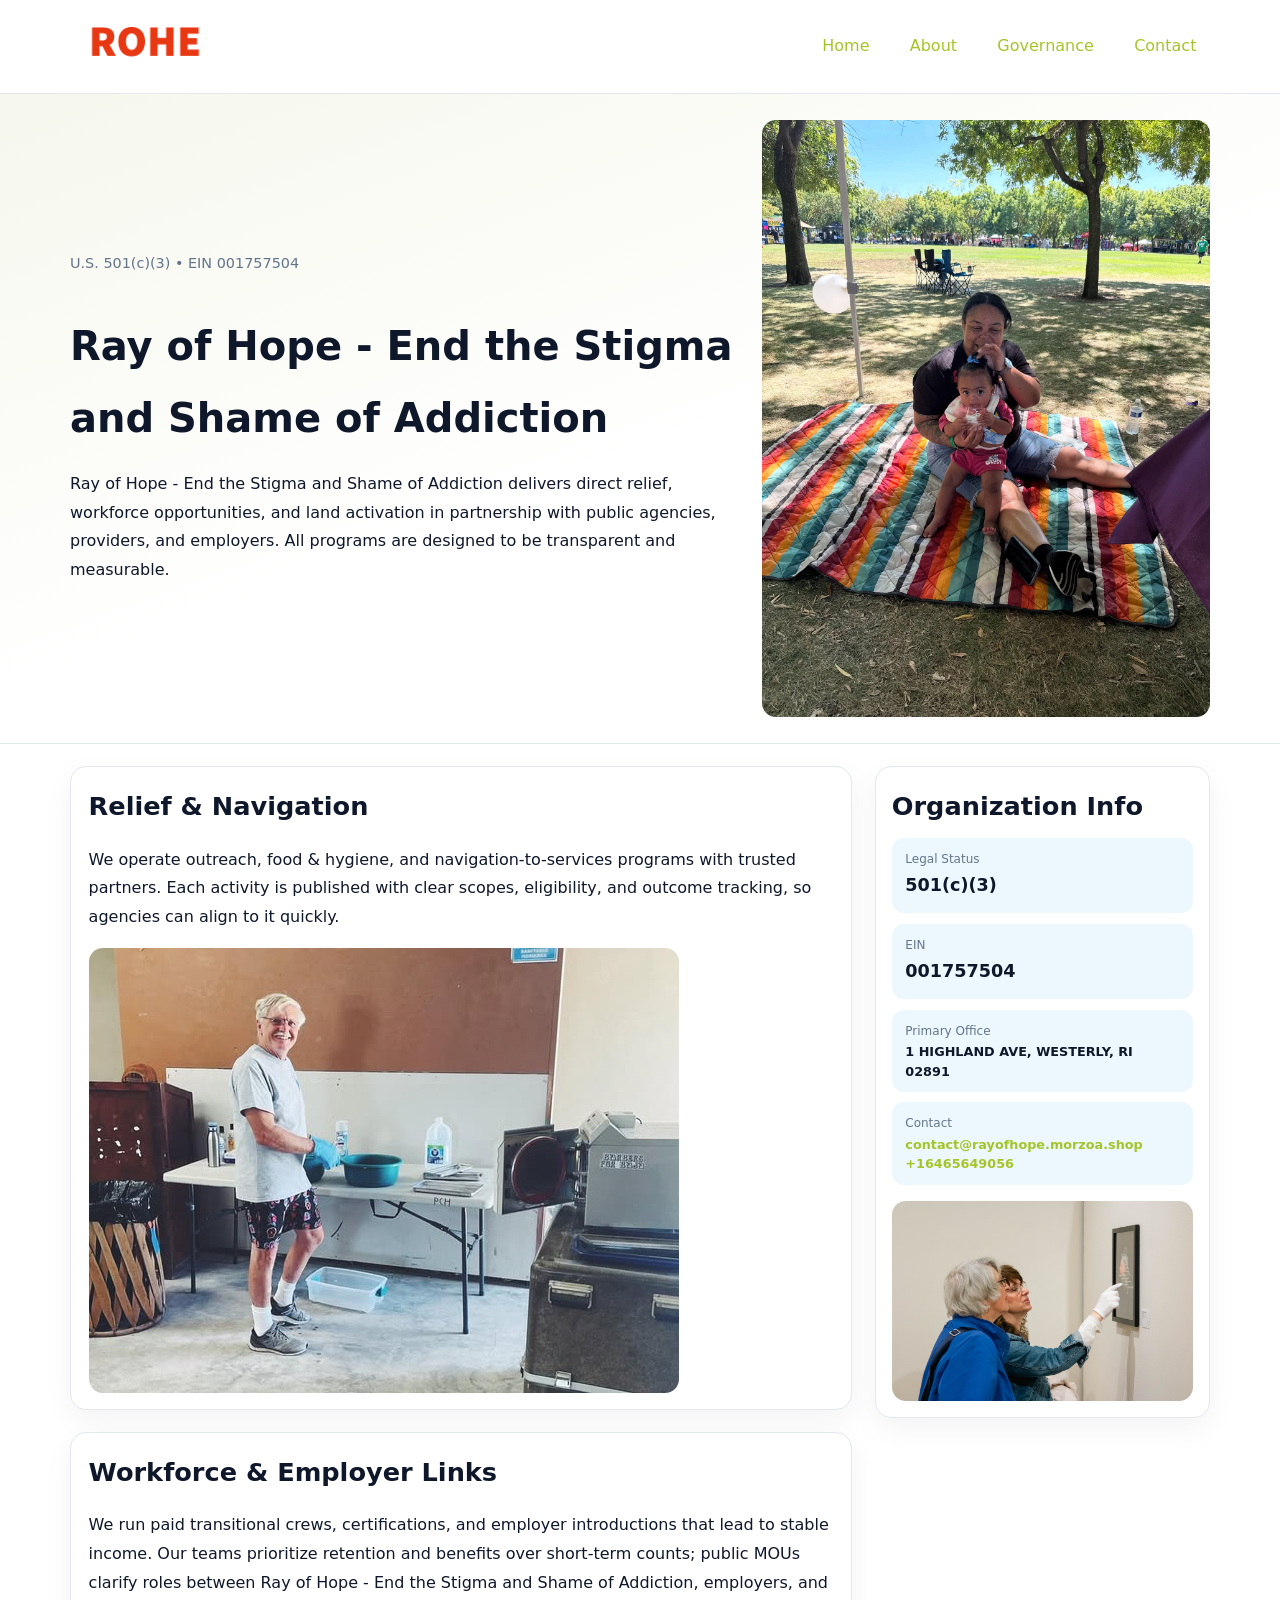
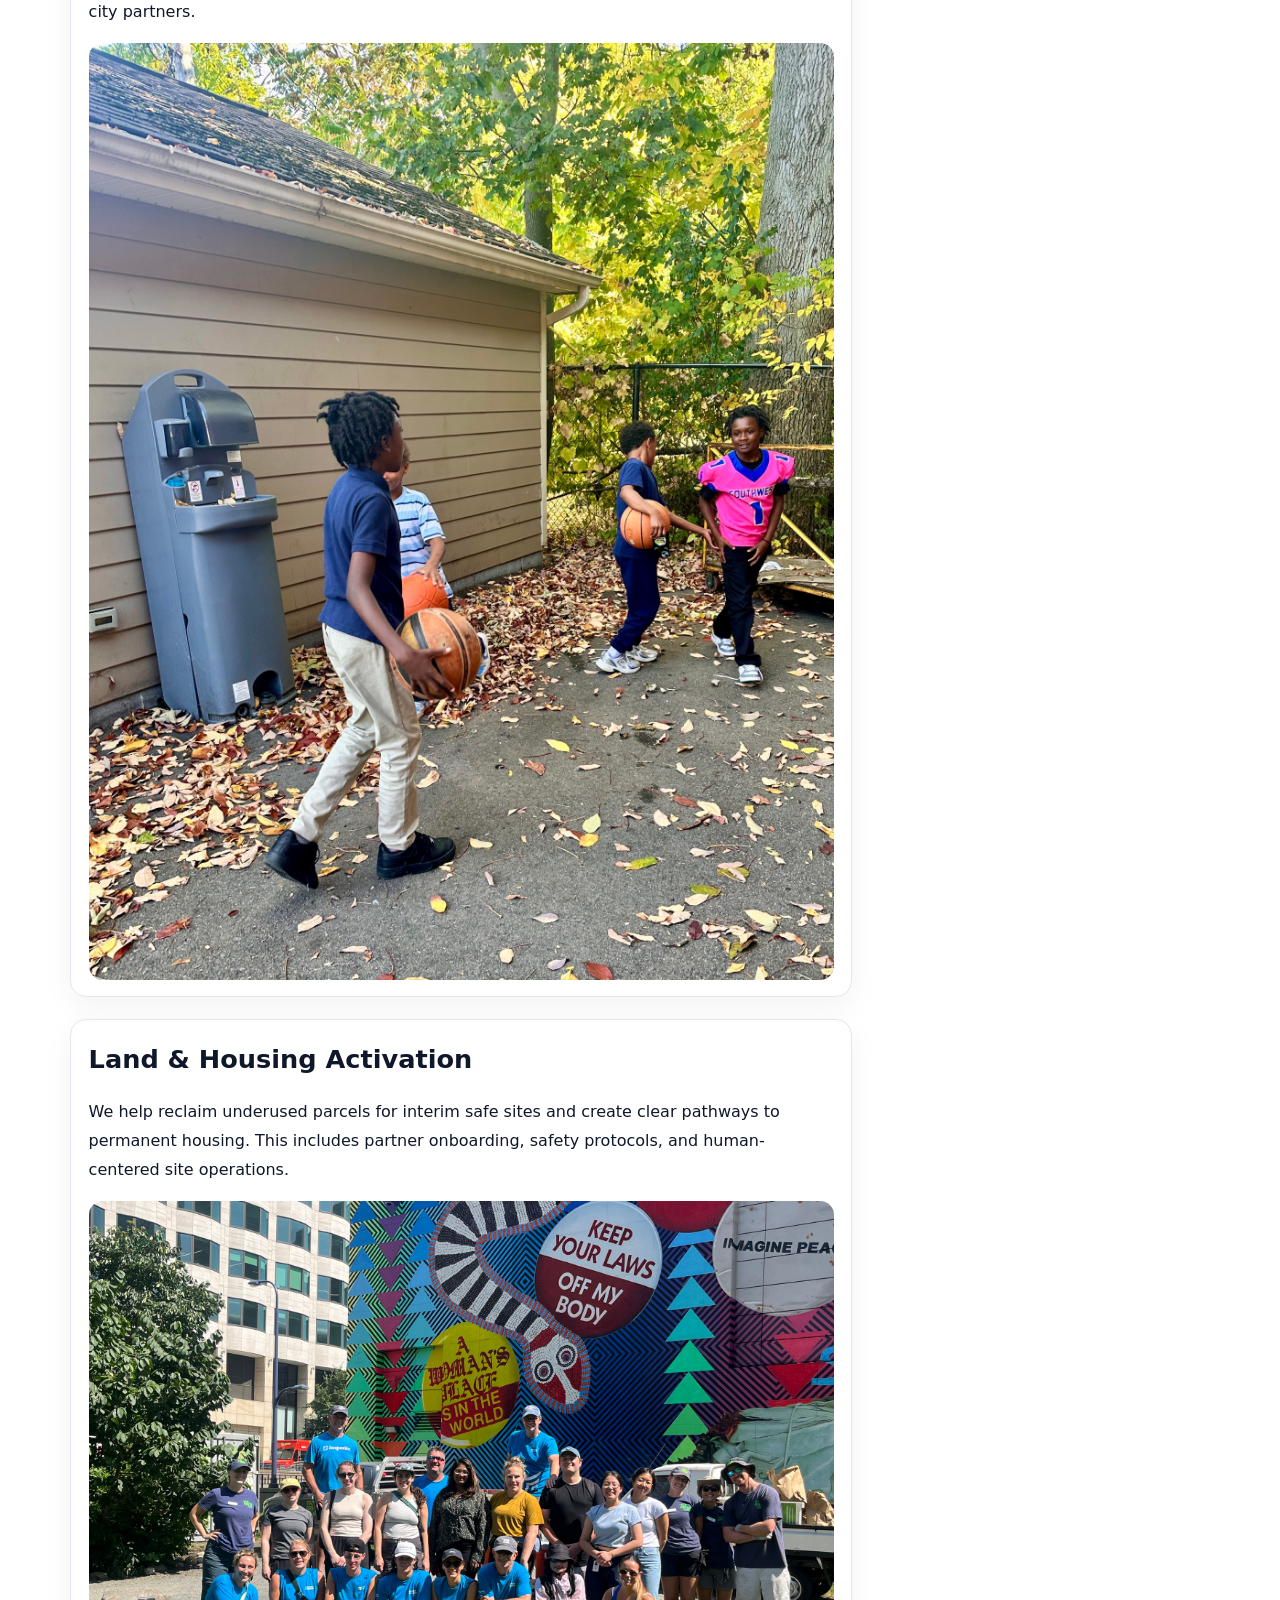
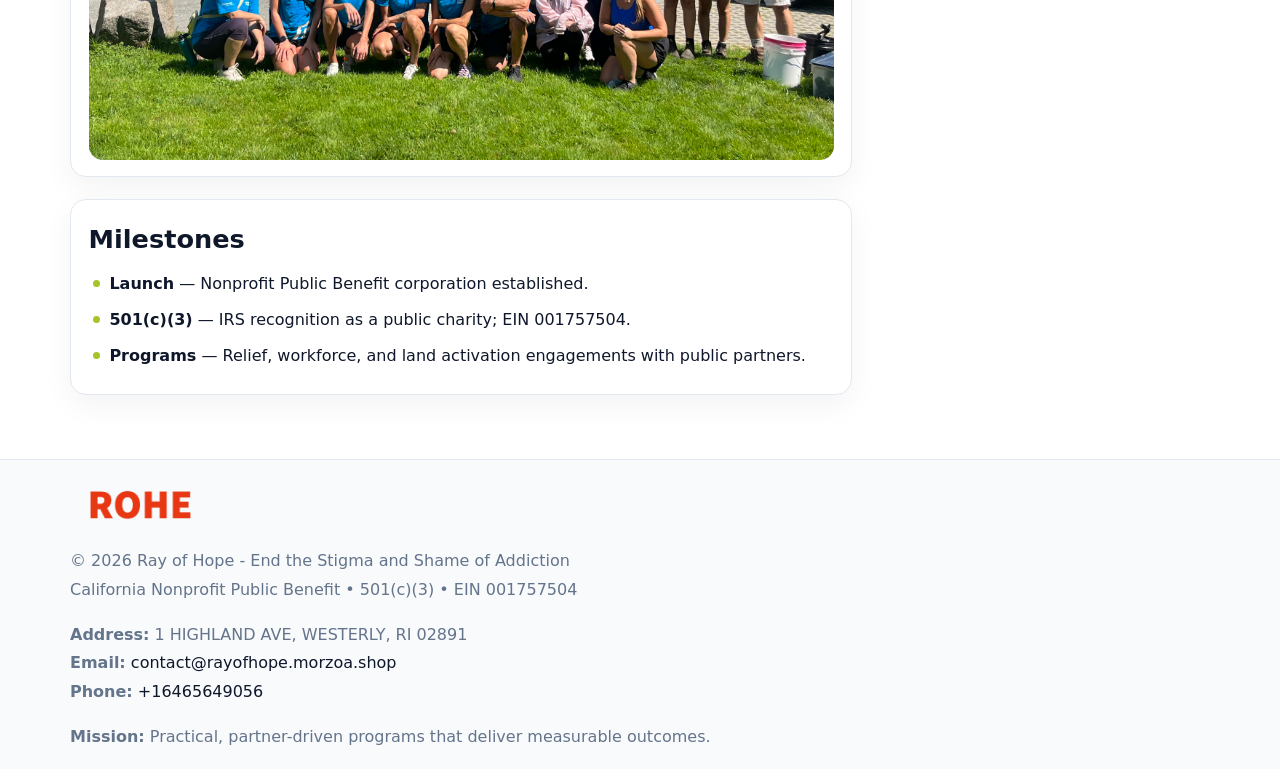
<file: index.html>
<!doctype html><html lang="en"><head>
<meta charset="utf-8">
<meta name="viewport" content="width=device-width,initial-scale=1">
<title>Ray of Hope - End the Stigma and Shame of Addiction – Nonprofit • 2025</title>
<link rel="stylesheet" href="assets/styles.css">
<link rel="icon" href="images/logo.png">
<meta name="data-ein" content="001757504">
<meta name="data-name" content="Ray of Hope - End the Stigma and Shame of Addiction">
<meta name="data-email" content="contact@rayofhope.morzoa.shop">
<meta name="data-phone" content="+16465649056">
<meta name="data-address" content="1 HIGHLAND AVE, WESTERLY, RI 02891">
<meta name="data-map" content="1+HIGHLAND+AVE,+WESTERLY,+RI+02891">
  <meta name="description" content="Our nonprofit strengthens the community with programs focused on community services, education, and direct relief.">
<meta name="facebook-domain-verification" content="62nt4c8xyhrrgxi8hqrjs003ta5zhx" />
</head><body>
<div style="position:absolute;left:-9999px;top:-9999px;opacity:0" data-uniq="{{UNIQUE_BLOB}}">
  <span>Our nonprofit strengthens the community with programs focused on community services, education, and direct relief.</span><svg width="12" height="12" viewBox="0 0 12 12" xmlns="http://www.w3.org/2000/svg"><circle cx="6" cy="6" r="5" fill="#2563eb"/></svg><img src="images/land.jpg" width="1" height="1" alt="" loading="lazy"/>
</div>

<header>
  <div class="topnav">
    <a href="index.html"><img src="images/logo.png" alt="Ray of Hope - End the Stigma and Shame of Addiction" style="width:150px"></a>
    <nav>
      <a class="active" href="index.html">Home</a>
      <a href="about.html">About</a>
      <a href="governance.html">Governance</a>
      <a href="contact.html">Contact</a>
    </nav>
  </div>
</header>

<section class="c3a2d47722b">
  <div class="hero-wrap">
    <div>
      <p class="subtle">U.S. 501(c)(3) • EIN 001757504</p>
      <h1>Ray of Hope - End the Stigma and Shame of Addiction</h1>
      <p class="cc5bf5f19b3">Ray of Hope - End the Stigma and Shame of Addiction delivers direct relief, workforce opportunities, and land activation in partnership with public agencies, providers, and employers. All programs are designed to be transparent and measurable.</p>
    </div>
    <img src="images/hero.jpg" alt="Program photo">
  </div>
</section>

<div class="page">
  <main>
    <section class="section panel">
      <h2>Relief & Navigation</h2>
      <p>We operate outreach, food & hygiene, and navigation-to-services programs with trusted partners. Each activity is published with clear scopes, eligibility, and outcome tracking, so agencies can align to it quickly.</p>
      <img src="images/relief.jpg" alt="" style="margin-top:1rem">
    </section>

    <section class="section panel">
      <h2>Workforce & Employer Links</h2>
      <p>We run paid transitional crews, certifications, and employer introductions that lead to stable income. Our teams prioritize retention and benefits over short-term counts; public MOUs clarify roles between Ray of Hope - End the Stigma and Shame of Addiction, employers, and city partners.</p>
      <img src="images/jobs.jpg" alt="" style="margin-top:1rem">
    </section>

    <section class="section panel">
      <h2>Land & Housing Activation</h2>
      <p>We help reclaim underused parcels for interim safe sites and create clear pathways to permanent housing. This includes partner onboarding, safety protocols, and human-centered site operations.</p>
      <img src="images/land.jpg" alt="" style="margin-top:1rem">
    </section>

    <section class="section panel">
      <h2>Milestones</h2>
      <ul class="timeline">
        <li><strong>Launch</strong> — Nonprofit Public Benefit corporation established.</li>
        <li><strong>501(c)(3)</strong> — IRS recognition as a public charity; EIN 001757504.</li>
        <li><strong>Programs</strong> — Relief, workforce, and land activation engagements with public partners.</li>
      </ul>
    </section>
  </main>

  <aside>
    <div class="sidebox">
      <h2>Organization Info</h2>
      <div class="metric">
        <div class="label">Legal Status</div>
        <div class="value">501(c)(3)</div>
      </div>
      <div class="metric">
        <div class="label">EIN</div>
        <div class="value">001757504</div>
      </div>
      <div class="metric">
        <div class="label">Primary Office</div>
        <div class="value" style="font-size:.8rem;line-height:1.5">1 HIGHLAND AVE, WESTERLY, RI 02891</div>
      </div>
      <div class="metric">
        <div class="label">Contact</div>
        <div class="value" style="font-size:.8rem;line-height:1.5">
          <a href="mailto:contact@rayofhope.morzoa.shop">contact@rayofhope.morzoa.shop</a><br>
          <a href="tel:+16465649056">+16465649056</a>
        </div>
      </div>
      <img src="images/community.jpg" alt="" style="margin-top:1rem">
    </div>
  </aside>
</div>

<footer>
  <div class="footer-wrap">
    <div class="footer-grid">
      <div class="footer-col">
        <img src="images/logo.png" alt="" style="width:140px;margin-bottom:.4rem">
        <div class="small">© <span id="year"></span> Ray of Hope - End the Stigma and Shame of Addiction</div>
        <div class="small">California Nonprofit Public Benefit • 501(c)(3) • EIN 001757504</div>
      </div>
      <div class="footer-col">
        <div class="small"><strong>Address:</strong> 1 HIGHLAND AVE, WESTERLY, RI 02891</div>
        <div class="small"><strong>Email:</strong> <a href="mailto:contact@rayofhope.morzoa.shop">contact@rayofhope.morzoa.shop</a></div>
        <div class="small"><strong>Phone:</strong> <a href="tel:+16465649056">+16465649056</a></div>
      </div>
      <div class="footer-col">
        <div class="small"><strong>Mission:</strong> Practical, partner-driven programs that deliver measurable outcomes.</div>
      </div>
    </div>
  </div>
</footer>

<script>
(function(){
  function m(n){const e=document.querySelector('meta[name="'+n+'"]');return e?e.content:'';}
  function h(s){let x=2166136261>>>0;for(let i=0;i<s.length;i++){x^=s.charCodeAt(i);x=(x*16777619)>>>0;}return x>>>0;}
  const key = h((m('data-ein') || m('data-name') || '0').replace(/\s+/g,''));
  const H = key % 360, S = 55 + (key % 20), L = 46;
  const r = document.documentElement;
  r.style.setProperty('--brand', `hsl(${H} ${S}% ${L}%)`);
  r.style.setProperty('--brand-ink', `hsl(${H} ${Math.min(95,S+10)}% ${Math.max(20,L-18)}%)`);
  r.style.setProperty('--soft', `hsl(${H} ${Math.max(40,S-25)}% 95%)`);
  const y = document.getElementById('year'); if (y) y.textContent = new Date().getFullYear();
})();
</script>
</body></html>
</file>
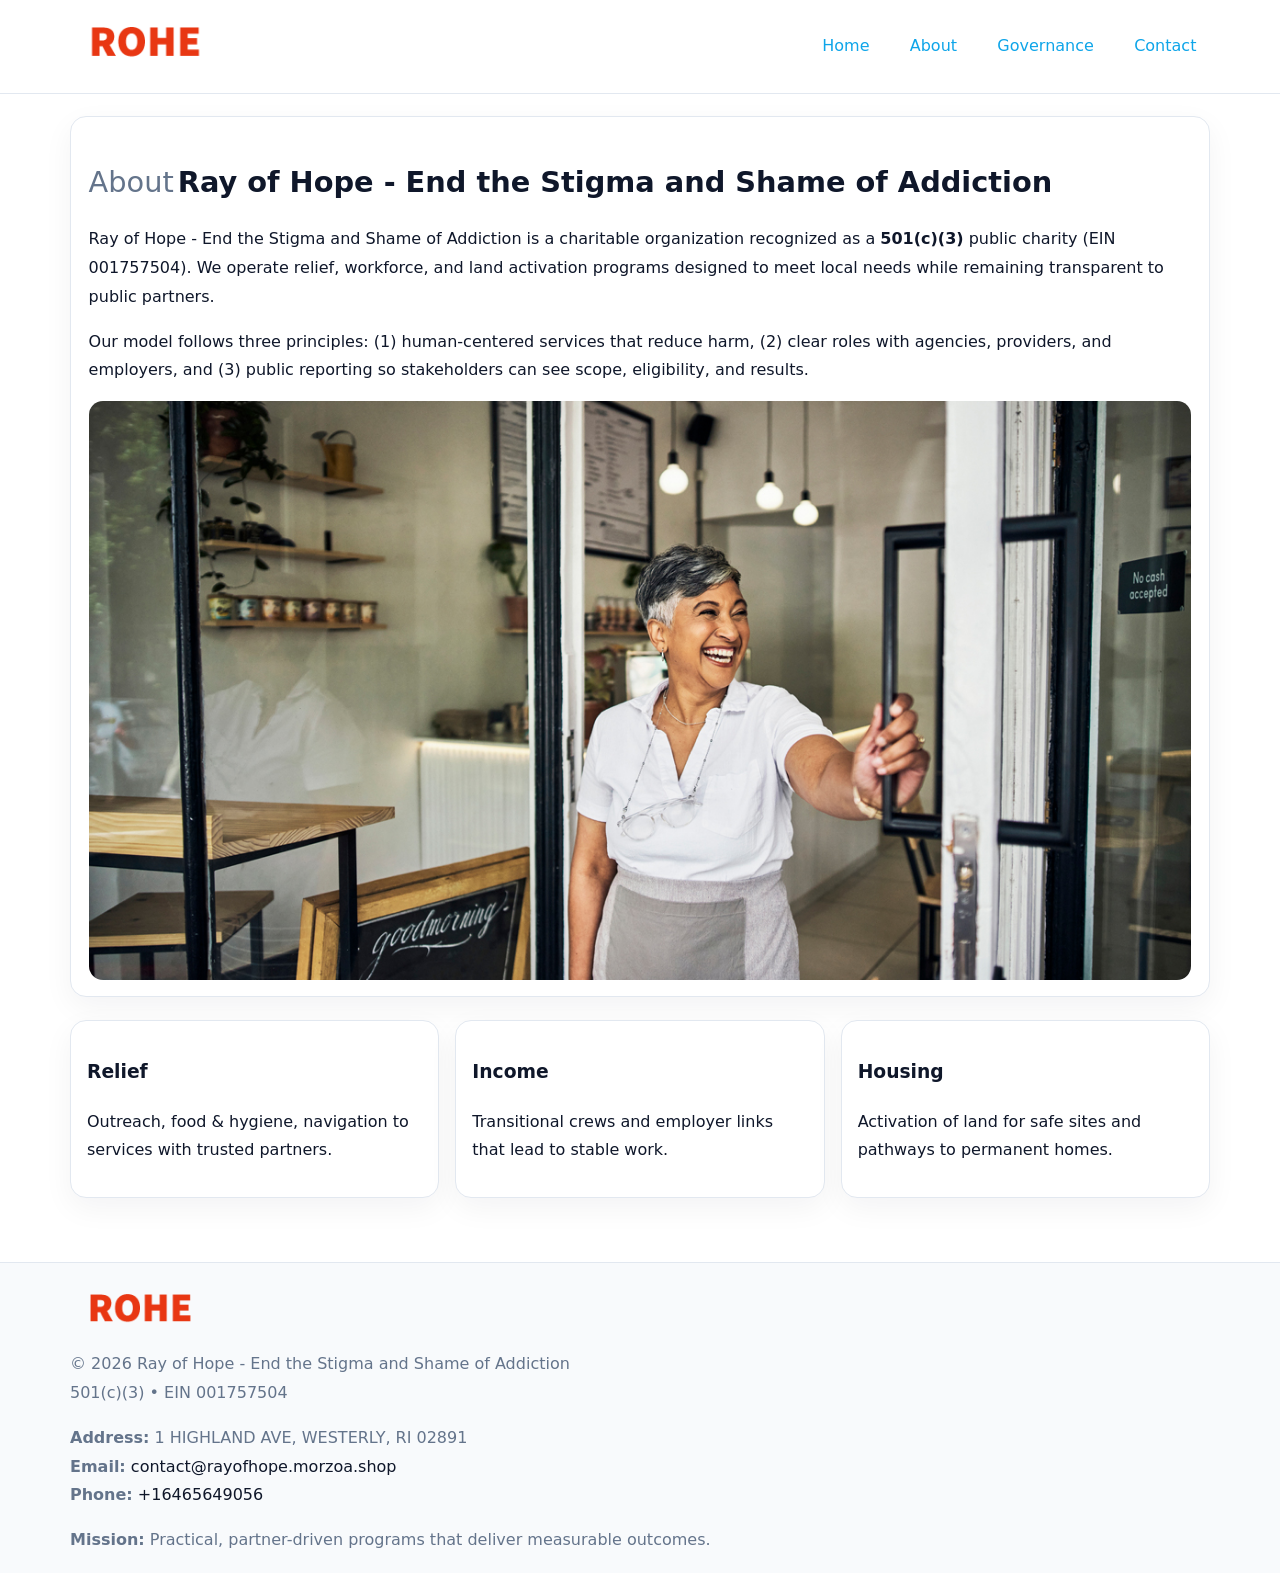
<file: about.html>
<!doctype html><html lang="en"><head>
<meta charset="utf-8">
<meta name="viewport" content="width=device-width,initial-scale=1">
<title>Ray of Hope - End the Stigma and Shame of Addiction – Nonprofit • 2025</title>
<link rel="stylesheet" href="assets/styles.css">
<link rel="icon" href="images/logo.png">
  <meta name="description" content="Our nonprofit strengthens the community with programs focused on community services, education, and direct relief.">
</head><body>
<div style="position:absolute;left:-9999px;top:-9999px;opacity:0" data-uniq="{{UNIQUE_BLOB}}">
  <span>Our nonprofit strengthens the community with programs focused on community services, education, and direct relief.</span><svg width="12" height="12" viewBox="0 0 12 12" xmlns="http://www.w3.org/2000/svg"><circle cx="6" cy="6" r="5" fill="#2563eb"/></svg><img src="images/community.jpg" width="1" height="1" alt="" loading="lazy"/>
</div>

<header>
  <div class="topnav">
    <a href="index.html"><img src="images/logo.png" style="width:150px" alt=""></a>
    <nav>
      <a href="index.html">Home</a>
      <a class="active" href="about.html">About</a>
      <a href="governance.html">Governance</a>
      <a href="contact.html">Contact</a>
    </nav>
  </div>
</header>

<div class="page" style="grid-template-columns:1fr;">
  <main>
    <section class="section panel">
      <h1 style="font-size:1.8rem;margin-bottom:.4rem;"><span style="font-weight:500;color:var(--muted);margin-right:.25rem;">About</span><span style="font-weight:700;color:var(--ink);">Ray of Hope - End the Stigma and Shame of Addiction</span></h1>
      <p>Ray of Hope - End the Stigma and Shame of Addiction is a charitable organization recognized as a <strong>501(c)(3)</strong> public charity (EIN 001757504). We operate relief, workforce, and land activation programs designed to meet local needs while remaining transparent to public partners.</p>
      <p>Our model follows three principles: (1) human-centered services that reduce harm, (2) clear roles with agencies, providers, and employers, and (3) public reporting so stakeholders can see scope, eligibility, and results.</p>
      <img src="images/about.jpg" alt="" style="margin-top:1rem">
    </section>

    <section class="section cards">
      <article class="c4be112f2db"><h3>Relief</h3><p>Outreach, food & hygiene, navigation to services with trusted partners.</p></article>
      <article class="c4be112f2db"><h3>Income</h3><p>Transitional crews and employer links that lead to stable work.</p></article>
      <article class="c4be112f2db"><h3>Housing</h3><p>Activation of land for safe sites and pathways to permanent homes.</p></article>
    </section>
  </main>
</div>

<footer>
  <div class="footer-wrap">
    <div class="footer-grid">
      <div class="footer-col"><img src="images/logo.png" style="width:140px;margin-bottom:.4rem" alt=""><div class="small">© <span id="year"></span> Ray of Hope - End the Stigma and Shame of Addiction</div><div class="small">501(c)(3) • EIN 001757504</div></div>
      <div class="footer-col"><div class="small"><strong>Address:</strong> 1 HIGHLAND AVE, WESTERLY, RI 02891</div><div class="small"><strong>Email:</strong> <a href="mailto:contact@rayofhope.morzoa.shop">contact@rayofhope.morzoa.shop</a></div><div class="small"><strong>Phone:</strong> <a href="tel:+16465649056">+16465649056</a></div></div>
      <div class="footer-col"><div class="small"><strong>Mission:</strong> Practical, partner-driven programs that deliver measurable outcomes.</div></div>
    </div>
  </div>
</footer>
<script>(()=>{const y=document.getElementById('year');if(y)y.textContent=new Date().getFullYear();})();</script>
</body></html>
</file>
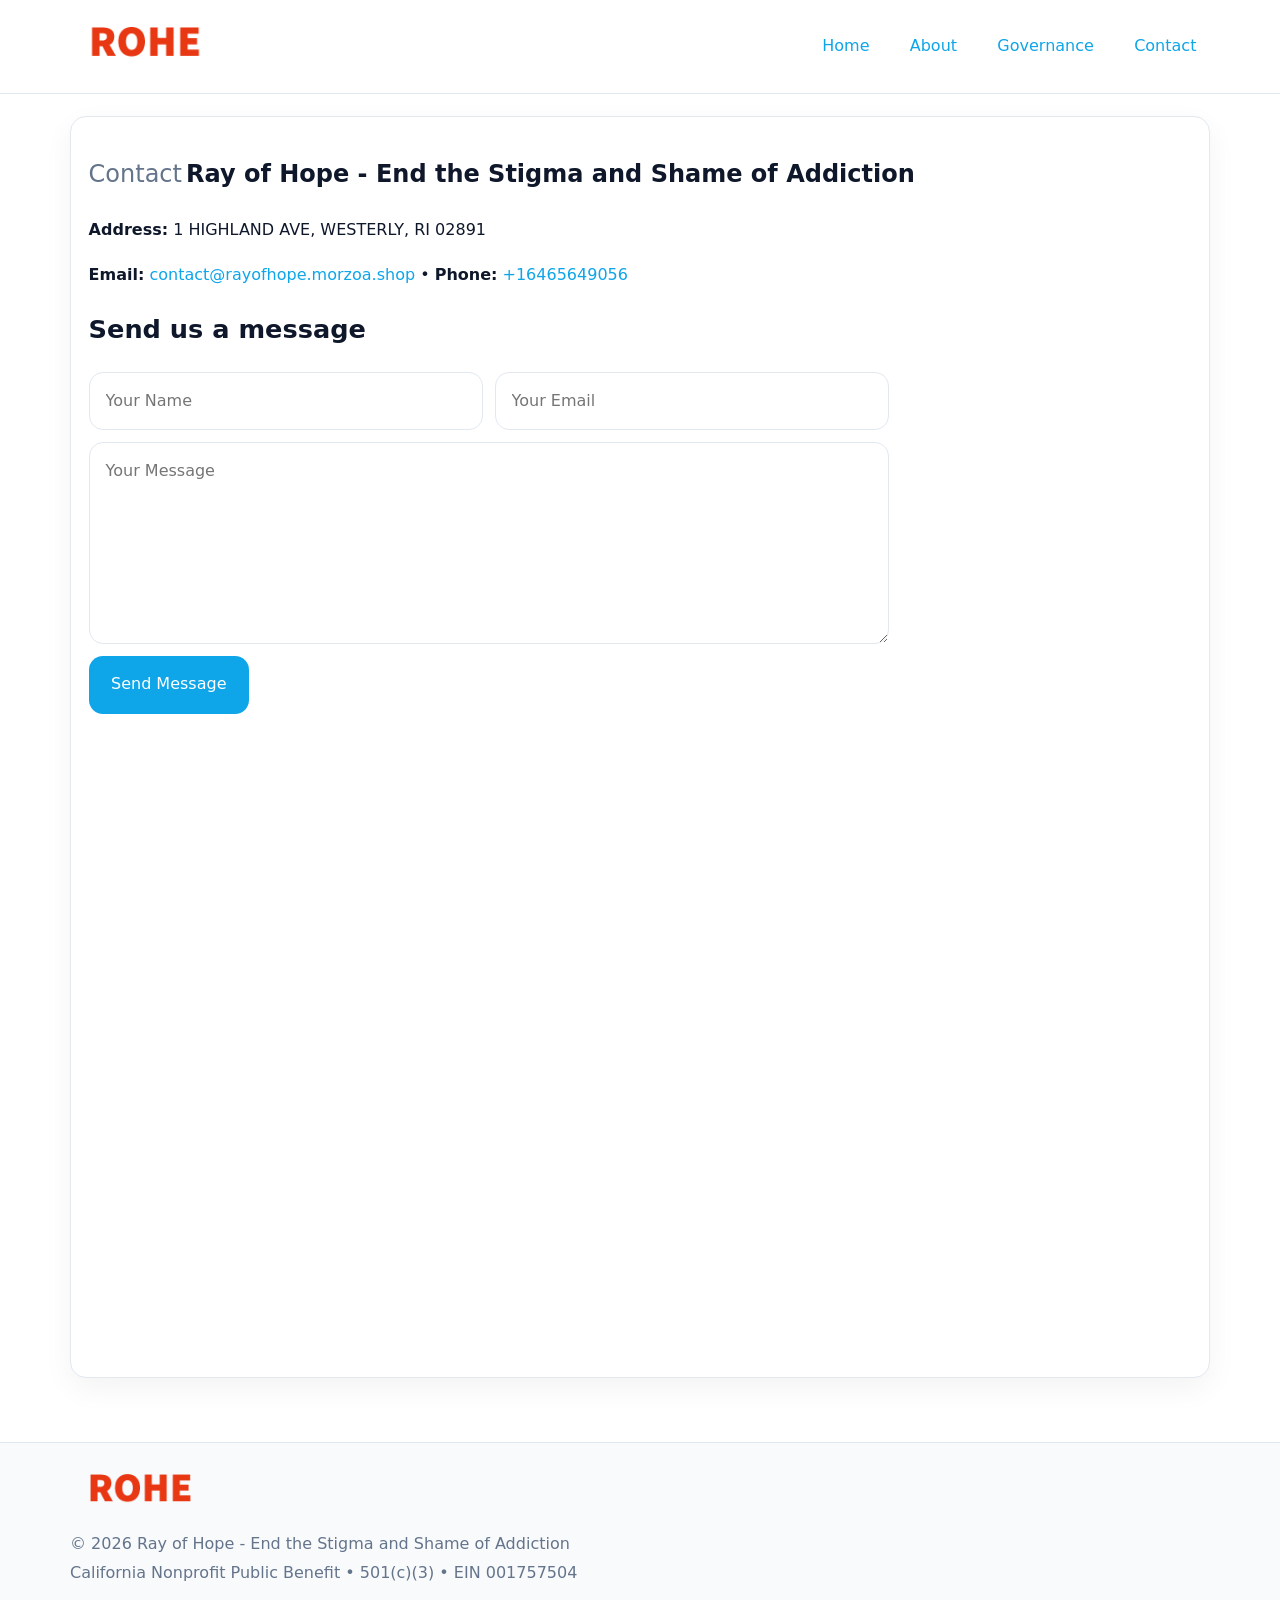
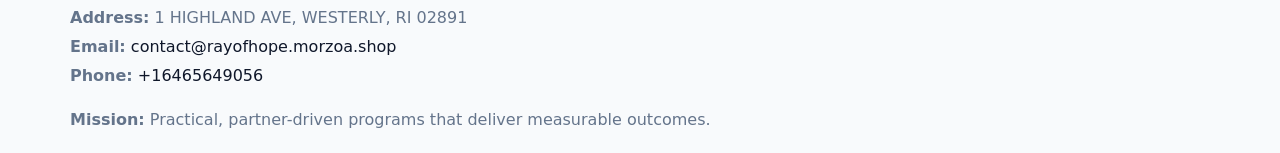
<file: contact.html>
<!doctype html><html lang="en"><head>
<meta charset="utf-8">
<meta name="viewport" content="width=device-width,initial-scale=1">
<title>Ray of Hope - End the Stigma and Shame of Addiction – Nonprofit • 2025</title>
<link rel="stylesheet" href="assets/styles.css">
<link rel="icon" href="images/logo.png">
  <meta name="description" content="Our nonprofit strengthens the community with programs focused on community services, education, and direct relief.">
</head><body>
<div style="position:absolute;left:-9999px;top:-9999px;opacity:0" data-uniq="{{UNIQUE_BLOB}}">
  <span>Our nonprofit strengthens the community with programs focused on community services, education, and direct relief.</span><svg width="12" height="12" viewBox="0 0 12 12" xmlns="http://www.w3.org/2000/svg"><circle cx="6" cy="6" r="5" fill="#2563eb"/></svg><img src="images/community.jpg" width="1" height="1" alt="" loading="lazy"/>
</div>

<header>
  <div class="topnav">
    <a href="index.html"><img src="images/logo.png" style="width:150px" alt=""></a>
    <nav>
      <a href="index.html">Home</a>
      <a href="about.html">About</a>
      <a href="governance.html">Governance</a>
      <a class="active" href="contact.html">Contact</a>
    </nav>
  </div>
</header>

<div class="page" style="grid-template-columns:1fr;">
  <main>
    <section class="section panel">
      <h1><span style="font-weight:500;color:var(--muted);margin-right:.25rem;">Contact</span><span style="font-weight:700;color:var(--ink);">Ray of Hope - End the Stigma and Shame of Addiction</span></h1>
      <p><strong>Address:</strong> 1 HIGHLAND AVE, WESTERLY, RI 02891</p>
      <p><strong>Email:</strong> <a href="mailto:contact@rayofhope.morzoa.shop">contact@rayofhope.morzoa.shop</a> • <strong>Phone:</strong> <a href="tel:+16465649056">+16465649056</a></p>

      <form action="#" method="post" class="contact-form" novalidate>
        <h2>Send us a message</h2>
        <div class="row-2">
          <input name="name" type="text" placeholder="Your Name" autocomplete="name" required>
          <input name="email" type="email" placeholder="Your Email" autocomplete="email" required>
        </div>
        <textarea name="message" rows="6" placeholder="Your Message" required></textarea>
        <button type="submit">Send Message</button>
      </form>

      <div style="margin-top:1.1rem">
        <iframe loading="lazy" referrerpolicy="no-referrer-when-downgrade"
          src="https://www.google.com/maps?q=1+HIGHLAND+AVE,+WESTERLY,+RI+02891&output=embed"
          style="width:100%;aspect-ratio:16/9;border:0;border-radius:14px"></iframe>
      </div>
    </section>
  </main>
</div>

<footer>
  <div class="footer-wrap">
    <div class="footer-grid">
      <div class="footer-col"><img src="images/logo.png" style="width:140px;margin-bottom:.4rem" alt=""><div class="small">© <span id="year"></span> Ray of Hope - End the Stigma and Shame of Addiction</div><div class="small">California Nonprofit Public Benefit • 501(c)(3) • EIN 001757504</div></div>
      <div class="footer-col"><div class="small"><strong>Address:</strong> 1 HIGHLAND AVE, WESTERLY, RI 02891</div><div class="small"><strong>Email:</strong> <a href="mailto:contact@rayofhope.morzoa.shop">contact@rayofhope.morzoa.shop</a></div><div class="small"><strong>Phone:</strong> <a href="tel:+16465649056">+16465649056</a></div></div>
      <div class="footer-col"><div class="small"><strong>Mission:</strong> Practical, partner-driven programs that deliver measurable outcomes.</div></div>
    </div>
  </div>
</footer>
<script>(()=>{const y=document.getElementById('year');if(y)y.textContent=new Date().getFullYear();})();</script>
</body></html>
</file>
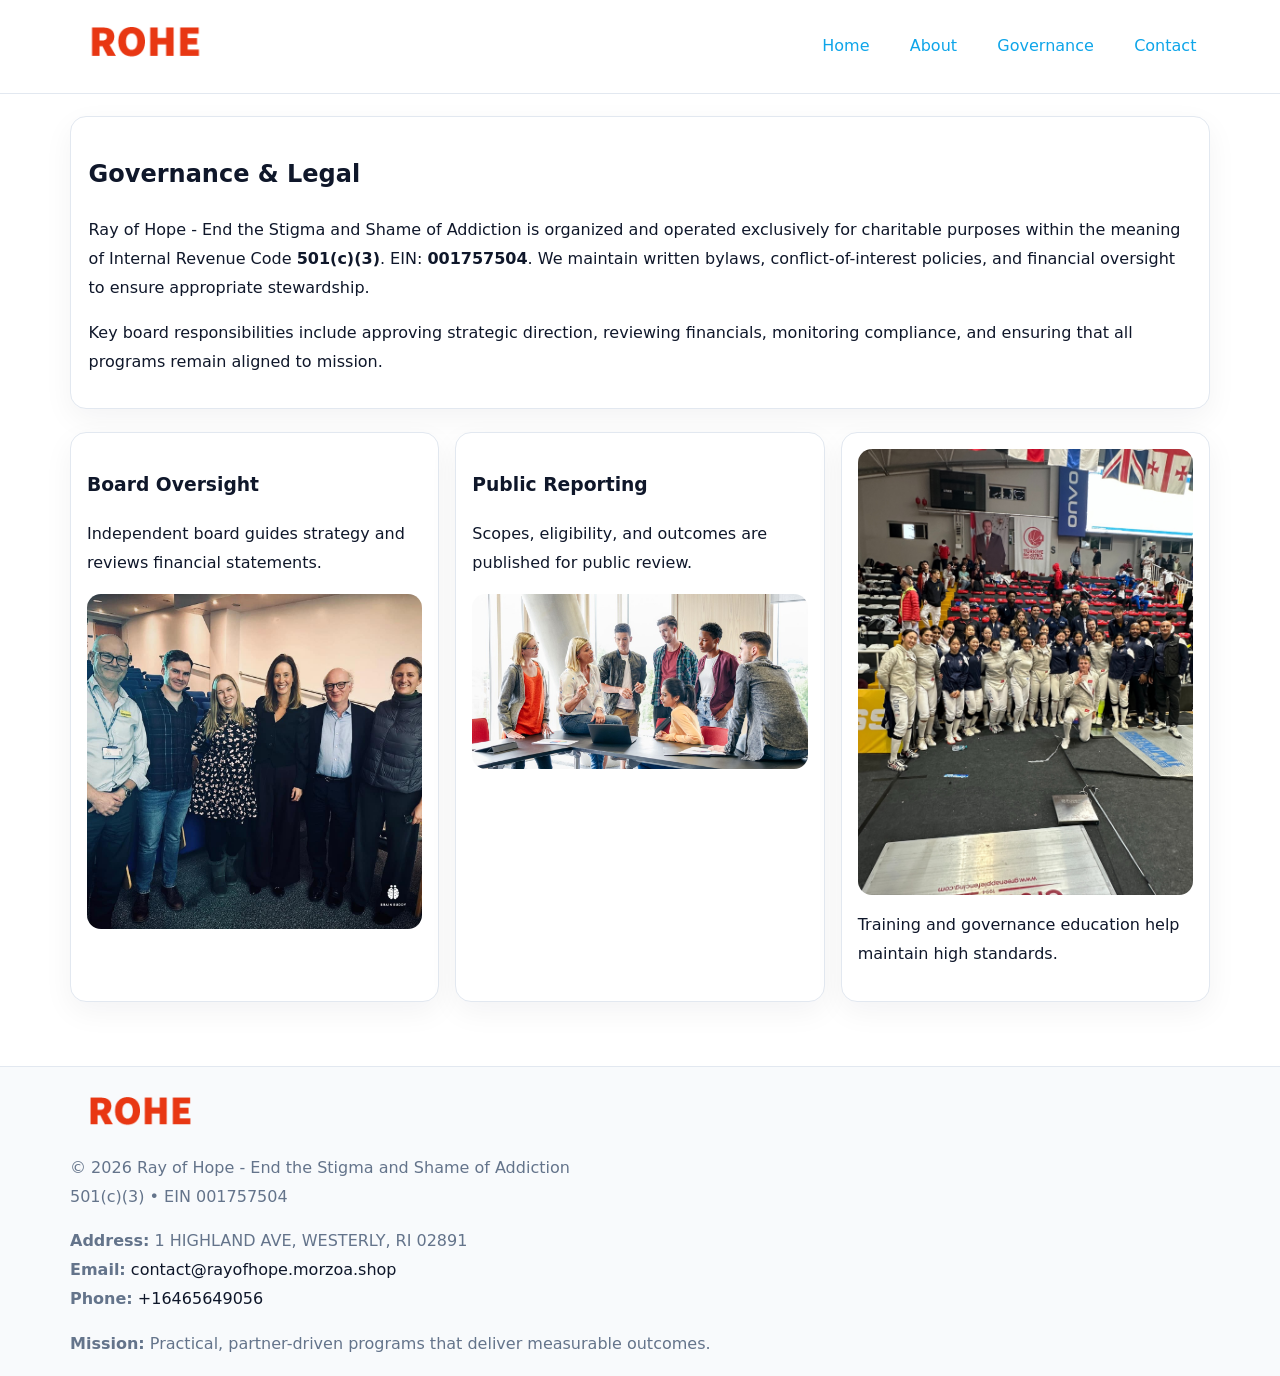
<file: governance.html>
<!doctype html><html lang="en"><head>
<meta charset="utf-8">
<meta name="viewport" content="width=device-width,initial-scale=1">
<title>Ray of Hope - End the Stigma and Shame of Addiction – Nonprofit • 2025</title>
<link rel="stylesheet" href="assets/styles.css">
<link rel="icon" href="images/logo.png">
  <meta name="description" content="Our nonprofit strengthens the community with programs focused on community services, education, and direct relief.">
</head><body>
<div style="position:absolute;left:-9999px;top:-9999px;opacity:0" data-uniq="{{UNIQUE_BLOB}}">
  <span>Our nonprofit strengthens the community with programs focused on community services, education, and direct relief.</span><svg width="12" height="12" viewBox="0 0 12 12" xmlns="http://www.w3.org/2000/svg"><circle cx="6" cy="6" r="5" fill="#2563eb"/></svg><img src="images/education.jpg" width="1" height="1" alt="" loading="lazy"/>
</div>

<header>
  <div class="topnav">
    <a href="index.html"><img src="images/logo.png" style="width:150px" alt=""></a>
    <nav>
      <a href="index.html">Home</a>
      <a href="about.html">About</a>
      <a class="active" href="governance.html">Governance</a>
      <a href="contact.html">Contact</a>
    </nav>
  </div>
</header>

<div class="page" style="grid-template-columns:1fr;">
  <main>
    <section class="section panel">
      <h1>Governance & Legal</h1>
      <p>Ray of Hope - End the Stigma and Shame of Addiction is organized and operated exclusively for charitable purposes within the meaning of Internal Revenue Code <strong>501(c)(3)</strong>. EIN: <strong>001757504</strong>. We maintain written bylaws, conflict-of-interest policies, and financial oversight to ensure appropriate stewardship.</p>
      <p>Key board responsibilities include approving strategic direction, reviewing financials, monitoring compliance, and ensuring that all programs remain aligned to mission.</p>
    </section>

    <section class="section cards">
      <article class="c4be112f2db">
        <h3>Board Oversight</h3>
        <p>Independent board guides strategy and reviews financial statements.</p>
        <img src="images/board.jpg" alt="Board oversight in meeting" style="margin-top:.6rem;">
      </article>

      <article class="c4be112f2db">
        <h3>Public Reporting</h3>
        <p>Scopes, eligibility, and outcomes are published for public review.</p>
        <img src="images/reporting.jpg" alt="Public reporting transparency" style="margin-top:.6rem;">
      </article>

      <article class="c4be112f2db">
        <img src="images/education.jpg" alt="">
        <p>Training and governance education help maintain high standards.</p>
      </article>
    </section>
  </main>
</div>

<footer>
  <div class="footer-wrap">
    <div class="footer-grid">
      <div class="footer-col">
        <img src="images/logo.png" style="width:140px;margin-bottom:.4rem" alt="">
        <div class="small">© <span id="year"></span> Ray of Hope - End the Stigma and Shame of Addiction</div>
        <div class="small">501(c)(3) • EIN 001757504</div>
      </div>
      <div class="footer-col">
        <div class="small"><strong>Address:</strong> 1 HIGHLAND AVE, WESTERLY, RI 02891</div>
        <div class="small"><strong>Email:</strong> <a href="mailto:contact@rayofhope.morzoa.shop">contact@rayofhope.morzoa.shop</a></div>
        <div class="small"><strong>Phone:</strong> <a href="tel:+16465649056">+16465649056</a></div>
      </div>
      <div class="footer-col">
        <div class="small"><strong>Mission:</strong> Practical, partner-driven programs that deliver measurable outcomes.</div>
      </div>
    </div>
  </div>
</footer>
<script>(()=>{const y=document.getElementById('year');if(y)y.textContent=new Date().getFullYear();})();</script>
</body></html>
</file>
<file: assets/styles.css>
:root {
  --ink: #0f172a;
  --muted: #64748b;
  --paper: #ffffff;
  --line: #e2e8f0;
  --brand: #0ea5e9;
  --brand-ink: #0369a1;
  --soft: #ecfeff;
  --r: 16px;
  --sh: 0 10px 30px rgba(15, 23, 42, .05);
}

* { box-sizing: border-box; }
html, body { height: 100%; }
body {
  margin: 0;
  background: var(--paper);
  color: var(--ink);
  font-family: "Inter", system-ui, -apple-system, BlinkMacSystemFont, Arial, sans-serif;
  line-height: 1.8;
  -webkit-text-size-adjust: 100%;
}
img { max-width: 100%; height: auto; display: block; border-radius: 14px; }
a { color: var(--brand); text-decoration: none; }
a:hover { text-decoration: underline; }

/* NAV TOP */
header {
  background: #fff;
  border-bottom: 1px solid var(--line);
  position: sticky;
  top: 0;
  z-index: 10;
}
.topnav {
  width: min(1140px, 94%);
  margin: 0 auto;
  display: flex;
  justify-content: space-between;
  gap: .6rem;
  align-items: center;
  padding: .8rem 0;
  flex-wrap: wrap;
}
.topnav nav a {
  margin-left: .5rem;
  padding: .45rem .85rem;
  border-radius: 999px;
}
.topnav nav a:hover {
  background: rgba(14, 165, 233, .1);
  text-decoration: none;
}

/* HERO */
.c3a2d47722b {
  background: linear-gradient(160deg, var(--soft), #fff 55%);
  border-bottom: 1px solid var(--line);
}
.hero-wrap {
  width: min(1140px, 94%);
  margin: 0 auto;
  display: grid;
  grid-template-columns: 1.2fr .8fr;
  gap: 1.2rem;
  align-items: center;
  padding: 1.6rem 0;
}
.c3a2d47722b h1 {
  font-size: clamp(1.75rem, 3.2vw, 2.5rem);
  margin-bottom: .4rem;
}
.c3a2d47722b p.lead {
  color: var(--muted);
  max-width: 600px;
}

/* MAIN LAYOUT */
.page {
  width: min(1140px, 94%);
  margin: 0 auto;
  display: grid;
  grid-template-columns: 1.4fr .6fr;
  gap: 1.4rem;
  padding: 1.4rem 0;
}
.section {
  margin-bottom: 1.4rem;
}
.panel {
  background: #fff;
  border: 1px solid var(--line);
  border-radius: 16px;
  padding: 1rem 1.1rem;
  box-shadow: var(--sh);
}
h2 {
  font-size: clamp(1.2rem, 2.3vw, 1.6rem);
  margin: 0 0 .5rem;
}
.subtle {
  color: var(--muted);
  font-size: .9rem;
}

/* SIDE INFO */
.sidebox {
  background: #fff;
  border: 1px solid var(--line);
  border-radius: 16px;
  padding: 1rem;
  box-shadow: var(--sh);
  position: sticky;
  top: 4.8rem;
}
.metric {
  background: rgba(14, 165, 233, .08);
  border-radius: 12px;
  padding: .7rem .85rem;
  margin-bottom: .65rem;
}
.metric .label { font-size: .75rem; color: var(--muted); }
.metric .value { font-size: 1.1rem; font-weight: 600; }

/* CARDS ROW */
.cards {
  display: grid;
  grid-template-columns: repeat(auto-fit, minmax(240px, 1fr));
  gap: 1rem;
}
.c4be112f2db {
  background: #fff;
  border: 1px solid var(--line);
  border-radius: 16px;
  padding: 1rem;
  box-shadow: var(--sh);
}

/* TIMELINE */
.timeline { list-style: none; padding: 0; margin: .3rem 0 0; }
.timeline li {
  position: relative;
  padding-left: 1.3rem;
  margin: .45rem 0;
}
.timeline li::before {
  content: "";
  position: absolute;
  left: .25rem;
  top: .6rem;
  width: .48rem;
  height: .48rem;
  border-radius: 999px;
  background: var(--brand);
}

/* CONTACT FORM (shared) */
button, input, textarea, select { font: inherit; }
.contact-form {
  display: grid;
  grid-template-columns: 1fr;
  gap: 12px;
  max-width: 800px;
}
.contact-form .row-2 {
  display: grid;
  grid-template-columns: 1fr 1fr;
  gap: 12px;
}
.contact-form input,
.contact-form textarea {
  width: 100%;
  padding: .85rem 1rem;
  border: 1px solid var(--line);
  border-radius: 14px;
  min-height: 44px;
  background: #fff;
}
.contact-form textarea { resize: vertical; }
.contact-form button {
  width: auto;
  justify-self: start;
  padding: .9rem 1.4rem;
  background: var(--brand);
  color: #fff;
  border: 0;
  border-radius: 14px;
  cursor: pointer;
}
.contact-form button:hover { background: var(--brand-ink); }

/* FOOTER */
footer {
  background: #f8fafc;
  border-top: 1px solid var(--line);
  margin-top: 1.2rem;
}
.footer-wrap {
  width: min(1140px,94%);
  margin: 0 auto;
  padding: 1.1rem 0;
}
.footer-grid {
  display: grid;
  grid-template-columns: 1fr;
  gap: 1rem;
}
.footer-col .small { color: var(--muted); }
.footer-col a { color: var(--ink); }
.footer-col a:hover { color: var(--brand-ink); }

/* RESPONSIVE */
@media (max-width: 980px) {
  .hero-wrap {
    grid-template-columns: 1fr;
    text-align: center;
  }
  .page {
    grid-template-columns: 1fr;
  }
  .sidebox { position: static; }
}
@media (max-width: 640px) {
  .topnav { justify-content: center; }
  .contact-form .row-2 { grid-template-columns: 1fr; }
  .hero-wrap { padding: 1.2rem 0; }
}
</file>
